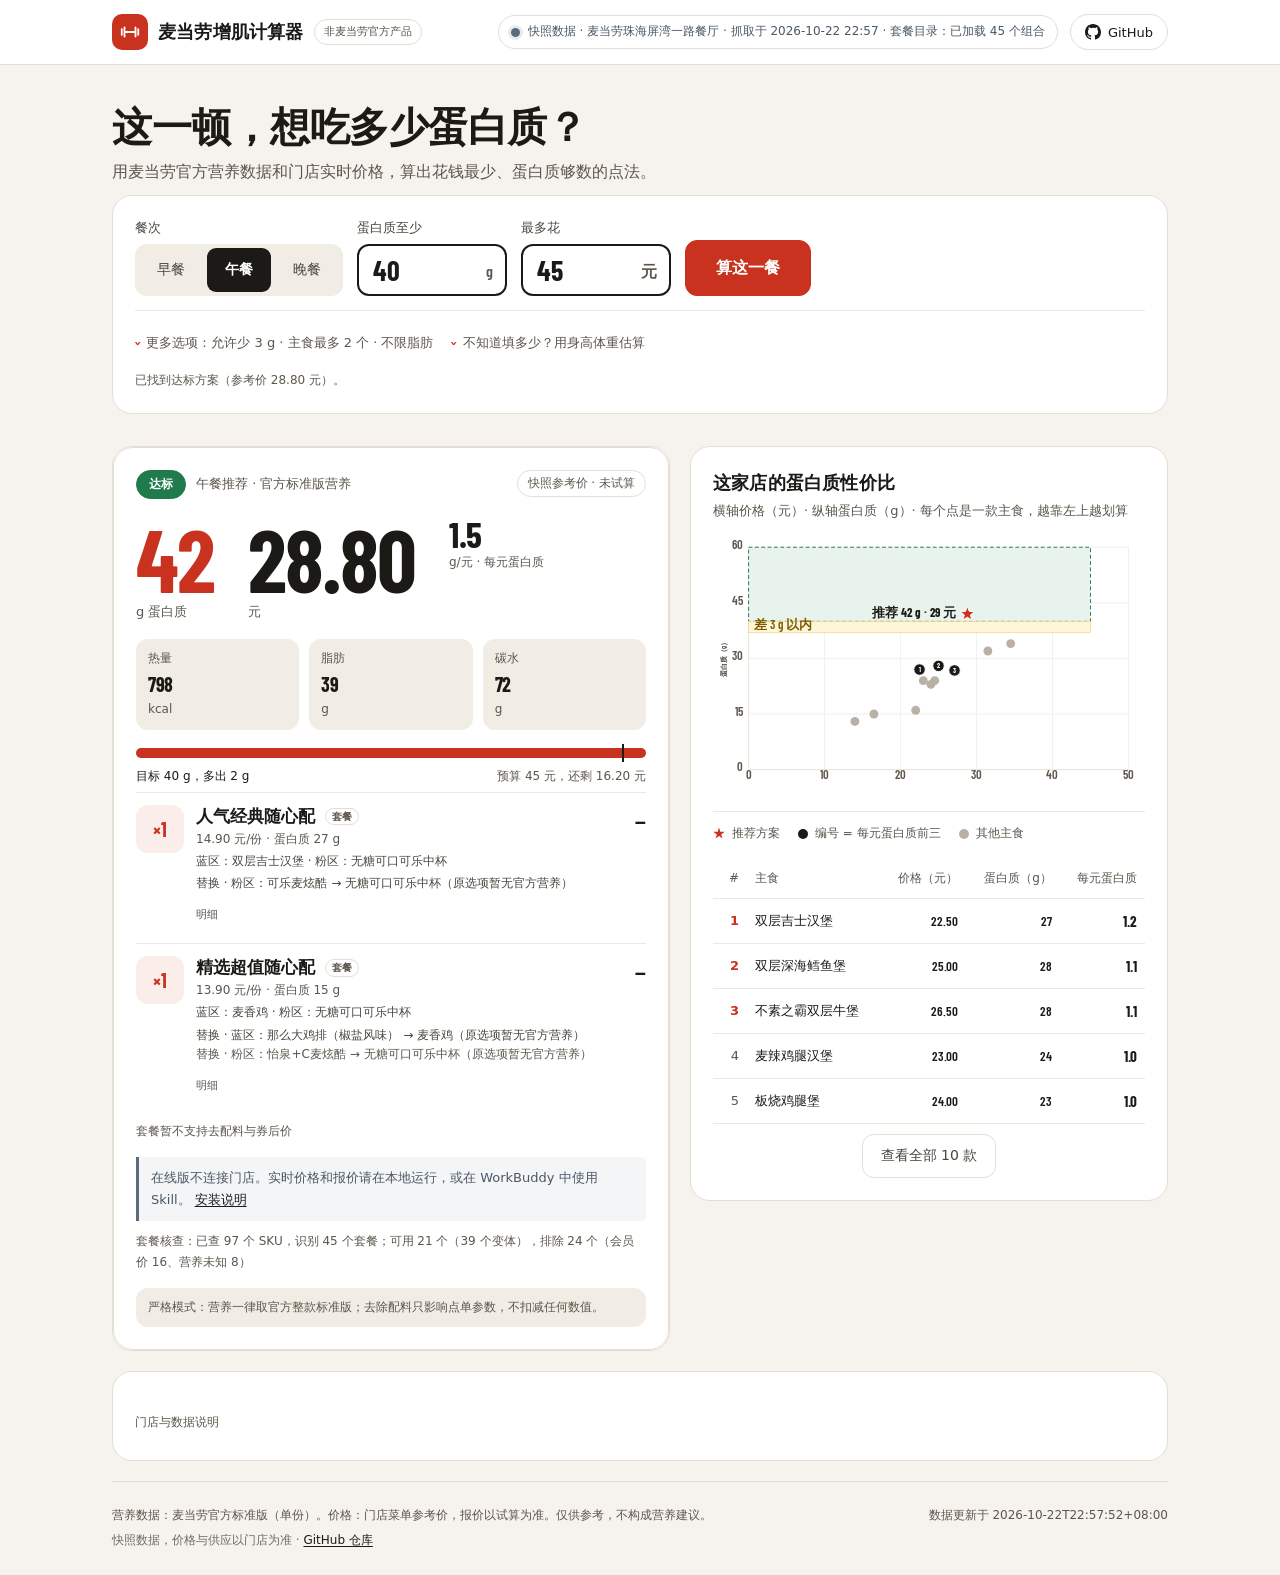
<file: docs/index.html>
<!DOCTYPE html>
<html lang="zh-CN">
<head>
<meta charset="utf-8" />
<meta name="viewport" content="width=device-width, initial-scale=1" />
<title>麦当劳增肌计算器 · 在线试玩</title>
<link rel="stylesheet" href="demo/style.css" />
<link rel="stylesheet" href="demo/demo.css" />
</head>
<body>

<!-- ============================== 页头 ============================== -->
<header class="site-head">
  <div class="head-inner">
    <div class="brand">
      <span class="brand-mark" aria-hidden="true">
        <svg viewBox="0 0 24 24" fill="none" stroke="#FFFFFF" stroke-width="2" stroke-linecap="round">
          <path d="M3 9v6M6 7v10M18 7v10M21 9v6M6 12h12" />
        </svg>
      </span>
      <span class="brand-name">麦当劳增肌计算器</span>
      <span class="brand-pill">非麦当劳官方产品</span>
    </div>
    <div class="head-right">
      <div id="data-source" class="data-source" data-source="none"></div>
      <a class="gh-btn" href="https://github.com/FanZhangnan/mcd-protein-calculator" target="_blank" rel="noopener" aria-label="GitHub 仓库"><svg viewBox="0 0 16 16" aria-hidden="true"><path fill="currentColor" d="M8 0C3.58 0 0 3.58 0 8c0 3.54 2.29 6.53 5.47 7.59.4.07.55-.17.55-.38 0-.19-.01-.82-.01-1.49-2.01.37-2.53-.49-2.69-.94-.09-.23-.48-.94-.82-1.13-.28-.15-.68-.52-.01-.53.63-.01 1.08.58 1.23.82.72 1.21 1.87.87 2.33.66.07-.52.28-.87.51-1.07-1.78-.2-3.64-.89-3.64-3.95 0-.87.31-1.59.82-2.15-.08-.2-.36-1.02.08-2.12 0 0 .67-.21 2.2.82a7.4 7.4 0 0 1 2-.27c.68 0 1.36.09 2 .27 1.53-1.04 2.2-.82 2.2-.82.44 1.1.16 1.92.08 2.12.51.56.82 1.27.82 2.15 0 3.07-1.87 3.75-3.65 3.95.29.25.54.73.54 1.48 0 1.07-.01 1.93-.01 2.2 0 .21.15.46.55.38A8.01 8.01 0 0 0 16 8c0-4.42-3.58-8-8-8Z"/></svg><span>GitHub</span></a>
    </div>
  </div>
</header>

<main class="wrap">

<!-- ============================== 标题区 ============================== -->
<section class="hero">
  <h1>这一顿，想吃多少蛋白质？</h1>
  <p class="hero-sub">用麦当劳官方营养数据和门店实时价格，算出花钱最少、蛋白质够数的点法。</p>
</section>

<!-- ============================== 输入卡 ============================== -->
<section class="panel input-card" id="input-panel">
  <div class="input-row">
    <div class="field meal">
      <span>餐次</span>
      <div class="seg" id="meal-seg" role="group" aria-label="餐次">
        <button type="button" data-meal="breakfast" aria-pressed="false">早餐</button>
        <button type="button" data-meal="lunch" aria-pressed="true">午餐</button>
        <button type="button" data-meal="dinner" aria-pressed="false">晚餐</button>
      </div>
      <select id="s_meal" class="sr-only" aria-label="餐次">
        <option value="breakfast">早餐</option>
        <option value="lunch" selected>午餐</option>
        <option value="dinner">晚餐</option>
      </select>
    </div>

    <label class="field" for="s_protein">
      蛋白质至少
      <span class="input-wrap">
        <input id="s_protein" type="number" step="1" min="1" value="40" />
        <span class="unit">g</span>
      </span>
    </label>

    <label class="field" for="s_budget">
      最多花
      <span class="input-wrap">
        <input id="s_budget" type="number" step="1" min="1" value="45" />
        <span class="unit">元</span>
      </span>
    </label>

    <button id="s-plan" class="primary">算这一餐</button>
  </div>

  <div class="input-links">
    <details id="more-options">
      <summary id="options-summary">更多选项：允许少 3 g · 主食最多 2 个 · 不限脂肪</summary>
      <div class="grid">
        <label>脂肪上限 g<input id="s_fat" type="number" step="1" placeholder="不设"></label>
        <label>热量上限 kcal<input id="s_kcal_max" type="number" step="10" placeholder="不设"></label>
        <label>热量下限 kcal<input id="s_kcal_min" type="number" step="10" placeholder="不设"></label>
        <label>主食数量上限
          <select id="s_max_mains">
            <option value="1">1 个</option>
            <option value="2" selected>2 个</option>
            <option value="3">3 个</option>
          </select>
        </label>
        <label>可接受少几克蛋白质
          <input id="s_tolerance" type="number" step="1" min="0" max="10" value="3">
        </label>
        <label class="check"><input id="s_side" type="checkbox"> 允许配菜（最多 1 份）</label>
      </div>
    </details>

    <details id="body-options">
      <summary>不知道填多少？用身高体重估算</summary>
      <div class="grid">
        <label>性别
          <select id="s_sex"><option value="male">男</option><option value="female">女</option></select>
        </label>
        <label>年龄<input id="s_age" type="number" step="1" value="22"></label>
        <label>身高 cm<input id="s_height" type="number" step="1" value="175"></label>
        <label>体重 kg<input id="s_weight" type="number" step="0.5" value="70"></label>
        <label>每天餐数<input id="s_meals" type="number" step="1" value="3"></label>
        <label>目标
          <select id="s_goal">
            <option value="muscle" selected>增肌</option>
            <option value="maintain">维持</option>
          </select>
        </label>
        <label>每周训练次数
          <select id="s_activity">
            <option value="1.2">0 次（久坐）</option>
            <option value="1.375" selected>1–2 次（轻度）</option>
            <option value="1.55">3–4 次（中度）</option>
            <option value="1.725">5 次以上（高强度）</option>
          </select>
        </label>
      </div>
      <div class="row"><button id="s-calc" class="ghost">填入建议值</button></div>
      <div id="s-calc-note" class="status"></div>
      <div id="s-cap-hint" class="cap-hint"></div>
      <div class="sub">蛋白质按 2.0 g/kg（增肌）或 1.6 g/kg（维持）除以每天餐数；热量用 Mifflin-St Jeor 算 BMR，乘活动系数得 TDEE，增肌加 300 kcal，只作参考显示，不预填为约束。</div>
    </details>
  </div>

  <div id="s-status" class="status"></div>
</section>

<!-- ============================== 两栏 ============================== -->
<div class="layout">
  <!-- 左：结果卡 -->
  <div class="col-left">
    <section class="panel flush" id="s-result-panel" hidden>
      <div id="s-result"></div>
    </section>
  </div>

  <!-- 右：性价比图 + 排行 -->
  <div class="col-right">
    <section class="panel chart-panel" id="chart-panel">
      <div class="chart-head">
        <h2>这家店的蛋白质性价比</h2>
        <p class="chart-sub">横轴价格（元）· 纵轴蛋白质（g）· 每个点是一款主食，越靠左上越划算</p>
      </div>
      <div class="chart-wrap">
        <svg id="chart" viewBox="0 0 680 420" role="img" aria-label="价格与蛋白质散点图"></svg>
        <div id="chart-tip" class="chart-tip" hidden></div>
      </div>
      <div class="chart-legend">
        <span><i class="star"></i>推荐方案</span>
        <span><i class="dot num"></i>编号 = 每元蛋白质前三</span>
        <span><i class="dot gray"></i>其他主食</span>
      </div>
      <div class="star-legend" id="star-legend">
        <div class="sl-cell sl-rec">
          <span class="sl-title">推荐方案</span>
          <span class="sl-val" id="sl-rec">—</span>
        </div>
        <div class="sl-cell sl-save">
          <span class="sl-title">省钱选项</span>
          <span class="sl-val" id="sl-save">—</span>
        </div>
      </div>

      <table id="rank-table" class="rank"></table>
      <div id="rank-cards" class="rank-cards"></div>
      <div class="row rank-more"><button id="rank-toggle" class="ghost" hidden>查看全部 10 款</button></div>
    </section>
  </div>
</div>

<!-- ============================== 门店与数据 ============================== -->
<div class="full">
  <section class="panel" id="data-panel">
    <details>
      <summary>门店与数据说明</summary>
      <div id="meta" class="meta">加载中…</div>
      <div id="unknown" class="unknown"></div>
      <div class="grid">
        <label>日期<input id="date" type="date"></label>
        <label>门店代码<input id="store_code" type="text"></label>
        <label>早餐时间<input id="t_breakfast" type="time"></label>
        <label>午餐时间<input id="t_lunch" type="time"></label>
        <label>晚餐时间<input id="t_dinner" type="time"></label>
      </div>
      <div class="row">
        <button id="btn-save" class="ghost">保存门店与时段</button>
        <button id="btn-refresh" class="ghost">刷新真实菜单（MCP）</button>
      </div>
      <div id="status" class="status"></div>
    </details>
  </section>
</div>

<!-- ============================== 页脚 ============================== -->
<footer class="site-foot">
  <div class="left">营养数据：麦当劳官方标准版（单份）。价格：门店菜单参考价，报价以试算为准。仅供参考，不构成营养建议。
    <span class="brand-pill foot-pill">非麦当劳官方产品</span>
    <div class="demo-note">快照数据，价格与供应以门店为准 · <a href="https://github.com/FanZhangnan/mcd-protein-calculator" target="_blank" rel="noopener">GitHub 仓库</a></div>
  </div>
  <div class="right" id="foot-update">数据更新于 — · 非麦当劳官方产品</div>
</footer>

</main>

<script src="demo/snapshot-shim.js"></script>
<script src="demo/solver.js"></script>
<script src="demo/app.js"></script>
</body>
</html>
</file>
<file: docs/demo/style.css>
@font-face{
  font-family:"Barlow Condensed";
  font-style:normal;
  font-weight:600;
  font-display:swap;
  src:url("fonts/barlow-condensed-latin-600-normal.woff2") format("woff2");
}
@font-face{
  font-family:"Barlow Condensed";
  font-style:normal;
  font-weight:700;
  font-display:swap;
  src:url("fonts/barlow-condensed-latin-700-normal.woff2") format("woff2");
}

/* ============================================================ design tokens */
:root{
  /* surfaces */
  --bg:#F6F3EE;
  --card:#FFFFFF;
  --line:#E4DED4;
  --divider:#EEE8DF;
  --block:#F1ECE4;
  --radius:20px;
  --radius-sm:18px;

  /* text */
  --ink:#1B1A17;
  --muted:#5C564C;
  --label:#4A453D;

  /* brand */
  --brand:#C8321E;
  --brand-hover:#9E2414;
  --brand-soft:#FBEDE9;

  /* status */
  --ok:#1F7A4D;
  --ok-soft:#E7F3EC;
  --save-bg:#FFF6D9;
  --save-line:#F2D27A;
  --save-ink:#7A5A00;
  --star:#E0A500;
  --amber-bg:#FFE3C2;
  --amber-ink:#7A3E00;
  --amber:#E08A1E;

  /* chart */
  --dot-gray:#B9B1A5;
  --grid:#EEE8DF;

  /* fonts */
  --font-cn:"PingFang SC","Hiragino Sans GB","Noto Sans SC","Microsoft YaHei",system-ui,sans-serif;
  --font-num:"Barlow Condensed","PingFang SC","Hiragino Sans GB","Noto Sans SC","Microsoft YaHei",system-ui,sans-serif;

  --tap:44px;
}

*{box-sizing:border-box}
html,body{margin:0;padding:0}
body{
  background:var(--bg);
  color:var(--ink);
  font-family:var(--font-cn);
  font-size:14px;
  line-height:1.6;
  -webkit-font-smoothing:antialiased;
}
a{color:var(--brand);text-decoration:none}
a:hover{color:var(--brand-hover)}
h2{font-size:18px;font-weight:900;margin:0 0 4px;letter-spacing:.2px}
.mono{font-family:var(--font-num);font-weight:600}
.sr-only{position:absolute;width:1px;height:1px;padding:0;margin:-1px;overflow:hidden;
  clip:rect(0 0 0 0);white-space:nowrap;border:0}
.sub{font-size:12px;color:var(--muted)}
.err{color:var(--brand)}
.num{font-family:var(--font-num);font-weight:700}

/* ================================================================== header */
.site-head{
  background:var(--card);
  border-bottom:1px solid var(--line);
  padding:14px 0;
}
.head-inner{
  max-width:1120px;margin:0 auto;padding:0 32px;
  display:flex;align-items:center;justify-content:space-between;gap:16px;flex-wrap:wrap;
}
.brand{display:flex;align-items:center;gap:10px;min-width:0}
.brand-mark{
  width:36px;height:36px;border-radius:10px;background:var(--brand);
  display:flex;align-items:center;justify-content:center;flex:none;
}
.brand-mark svg{width:22px;height:22px;display:block}
.brand-name{font-size:18px;font-weight:900;letter-spacing:.2px;white-space:nowrap}
.brand-pill{
  font-size:11px;color:var(--muted);border:1px solid var(--line);
  border-radius:999px;padding:3px 9px;white-space:nowrap;background:var(--card);
}
.head-right{display:flex;align-items:center;gap:12px;flex-wrap:wrap}
.switch-store{
  font-size:13px;color:var(--muted);min-height:var(--tap);display:inline-flex;
  align-items:center;padding:0 2px;border-bottom:1px solid var(--divider);
}
.switch-store:hover{color:var(--brand)}
.gh-btn{
  display:inline-flex;align-items:center;gap:7px;height:36px;padding:0 14px;
  border:1px solid var(--line);border-radius:999px;background:var(--card);
  color:var(--ink);font-size:13px;font-weight:500;line-height:1;text-decoration:none;
}
.gh-btn:hover{border-color:var(--ink);color:var(--ink)}
.gh-btn svg{width:16px;height:16px;display:block}
.foot-pill{display:none}

/* data source badge (逻辑在 app.js，这里只做样式) */
.data-source{
  display:inline-flex;align-items:center;gap:8px;font-size:12px;
  padding:6px 12px;border:1px solid var(--line);border-radius:999px;
  background:var(--card);white-space:nowrap;max-width:100%;color:var(--muted);
  overflow:hidden;
}
.data-source .src-dot{width:9px;height:9px;border-radius:50%;flex:none;background:var(--dot-gray)}
.data-source .src-dot.src-live{background:var(--ok)}
.data-source .src-dot.src-cache{background:var(--dot-gray)}
.data-source .src-dot.src-offline{background:var(--amber)}
.data-source .src-text{overflow:hidden;text-overflow:ellipsis;min-width:0;white-space:nowrap}
.data-source[data-source="live"]{border-color:var(--ok);background:var(--ok-soft);color:var(--ok)}
.data-source[data-source="cache"]{border-color:var(--line);background:var(--card);color:var(--muted)}
.data-source[data-source="offline"]{border-color:var(--amber);background:var(--amber-bg);color:var(--amber-ink)}

/* 页头以下所有内容共用一个容器，左右边缘对齐 */
.wrap{max-width:1120px;margin:0 auto;padding:0 32px}

/* ==================================================================== hero */
.hero{padding:38px 0 10px}
.hero h1{font-size:40px;line-height:1.2;font-weight:900;margin:0 0 8px;letter-spacing:-.5px}
.hero-sub{font-size:16px;color:var(--muted);margin:0;max-width:720px}

/* ================================================================== panels */
.layout{
  padding:12px 0 0;
  display:flex;flex-wrap:wrap;gap:20px;align-items:flex-start;
}
.col-left{flex:1 1 520px;min-width:0}
.col-right{flex:1 1 440px;min-width:0}
.panel{
  background:var(--card);border:1px solid var(--line);border-radius:var(--radius);
  padding:22px;margin-bottom:20px;
}
.panel.flush{padding:0;overflow:hidden}
.full{padding:0}

/* ================================================================== inputs */
.input-card{margin-bottom:20px}
.input-row{display:flex;gap:14px;align-items:flex-end;flex-wrap:wrap}
.field{display:flex;flex-direction:column;gap:6px;font-size:13px;color:var(--label);font-weight:500}
.input-wrap{position:relative;display:flex;align-items:center}
.input-wrap input{
  width:150px;height:52px;border:2px solid var(--ink);border-radius:12px;
  background:var(--card);color:var(--ink);
  font-family:var(--font-num);font-weight:700;font-size:28px;
  padding:0 46px 0 14px;text-align:left;
}
.input-wrap input:focus{outline:none;border-color:var(--brand)}
.input-wrap .unit{
  position:absolute;right:14px;font-family:var(--font-num);font-weight:600;
  font-size:16px;color:var(--muted);pointer-events:none;
}
.seg{display:inline-flex;background:var(--block);border-radius:12px;padding:4px;gap:4px}
.seg button{
  min-height:var(--tap);min-width:64px;border:0;background:transparent;color:var(--label);
  border-radius:9px;font-family:var(--font-cn);font-size:14px;font-weight:500;cursor:pointer;
  padding:0 14px;white-space:nowrap;
}
.seg button[aria-pressed="true"]{background:var(--ink);color:var(--card);font-weight:700}
button{
  min-height:var(--tap);border-radius:12px;border:1px solid var(--line);cursor:pointer;
  font-family:var(--font-cn);font-size:14px;background:var(--card);color:var(--ink);padding:0 18px;
}
button:hover{border-color:var(--muted)}
button.primary{
  height:56px;background:var(--brand);border-color:var(--brand);color:var(--card);
  font-weight:700;padding:0 30px;font-size:16px;
}
button.primary:hover{background:var(--brand-hover);border-color:var(--brand-hover)}
button.black{background:var(--ink);border-color:var(--ink);color:var(--card);font-weight:700}
button.black:hover{background:#000;border-color:#000}
button.outline{background:var(--card);border-color:var(--ink);color:var(--ink);font-weight:700}
button.ghost{background:var(--card);color:var(--label)}
button.tiny{min-height:var(--tap);padding:0 16px;font-size:13px;border-radius:10px}
button:disabled{opacity:.5;cursor:not-allowed}
.status{margin-top:6px;font-size:12px;color:var(--muted);white-space:pre-wrap}
.status:empty{display:none}
.cap-hint{
  margin-top:10px;font-size:12px;color:var(--ok);background:var(--ok-soft);
  border:1px solid var(--ok);border-radius:10px;padding:8px 11px;
}
.cap-hint:empty{display:none}

/* 更多选项摘要行 */
.input-links{
  margin-top:14px;display:flex;gap:2px 18px;flex-wrap:wrap;align-items:center;
  border-top:1px solid var(--divider);padding-top:10px;
}
.input-links details{margin-top:0}
.input-links summary{
  cursor:pointer;font-size:13px;color:var(--muted);list-style:none;
  min-height:var(--tap);display:inline-flex;align-items:center;gap:6px;
}
.input-links summary::-webkit-details-marker{display:none}
.input-links summary::before{content:"›";color:var(--brand);font-weight:700;transform:rotate(90deg)}
.input-links summary:hover{color:var(--ink)}
.linkish{
  border:0;background:none;padding:0;color:var(--brand);font-size:13px;min-height:var(--tap);
  display:inline-flex;align-items:center;border-bottom:1px solid var(--divider);
}
.linkish:hover{color:var(--brand-hover)}

details{margin-top:12px}
summary{cursor:pointer;font-size:12px;color:var(--muted);min-height:32px;display:inline-flex;align-items:center}
.grid{display:grid;grid-template-columns:repeat(auto-fill,minmax(150px,1fr));gap:10px;margin-top:10px}
label{display:flex;flex-direction:column;gap:4px;font-size:12px;color:var(--muted)}
input,select{
  padding:9px 10px;border:1px solid var(--line);border-radius:10px;font-size:14px;
  font-family:var(--font-cn);color:var(--ink);background:var(--card);width:100%;min-height:var(--tap);
}
input:focus,select:focus{outline:none;border-color:var(--brand)}
.row{display:flex;gap:10px;flex-wrap:wrap;margin-top:12px}
label.check{flex-direction:row;align-items:center;gap:8px;font-size:13px;color:var(--ink)}
label.check input{width:auto;min-height:auto}

/* ============================================================== result card */
.single-card{border:1px solid var(--line);border-radius:var(--radius);padding:22px;background:var(--card)}
.single-head{
  display:flex;justify-content:space-between;align-items:flex-start;gap:16px;flex-wrap:wrap;
}
.head-left{display:flex;align-items:center;gap:10px;flex-wrap:wrap}
.card-sub{font-size:13px;color:var(--muted)}
.price-side{display:flex;align-items:center;gap:8px;flex-wrap:wrap}
.price-time{font-size:12px;color:var(--muted);white-space:nowrap}
.price-tag{
  font-size:12px;border:1px solid var(--line);border-radius:999px;padding:3px 10px;
  color:var(--muted);white-space:nowrap;
}
.price-tag.quoted{border-color:var(--ok);background:var(--ok-soft);color:var(--ok)}

.badge{
  display:inline-flex;align-items:center;font-size:12px;font-weight:700;
  padding:4px 12px;border-radius:999px;border:1px solid var(--line);
}
.badge.official{background:var(--ok);border-color:var(--ok);color:var(--card)}
.badge.near{background:var(--save-bg);border-color:var(--save-line);color:var(--save-ink)}
.badge.cap{background:var(--amber-bg);border-color:var(--amber);color:var(--amber-ink)}
.badge.alias{background:var(--block);color:var(--label)}
.badge.unknown{background:var(--block);color:var(--label)}

.metrics{display:flex;gap:34px;flex-wrap:wrap;margin:18px 0 4px}
.metric{display:flex;flex-direction:column;gap:2px}
.metric-num{
  font-family:var(--font-num);font-weight:700;font-size:88px;line-height:.95;
  letter-spacing:-2px;color:var(--brand);
}
.metric.price .metric-num{color:var(--ink)}
.metrics.cap .metric.protein .metric-num{color:var(--ink)}
.metric.cap .metric-num{color:var(--ink)}
.metric-unit{font-size:13px;color:var(--muted)}
.metric.ppy .metric-num{font-size:36px;color:var(--ink);letter-spacing:-.5px}
.metric.ppy .metric-unit{font-size:12px}

/* progress */
.progress-wrap{margin:18px 0 6px}
.progress{
  position:relative;height:10px;border-radius:999px;background:var(--block);overflow:visible;
}
.progress .fill{position:absolute;left:0;top:0;bottom:0;border-radius:999px;background:var(--brand)}
.progress.cap .fill{background:var(--amber)}
.progress .mark{position:absolute;top:-4px;width:2px;height:18px;background:var(--ink)}
.progress-foot{
  display:flex;justify-content:space-between;gap:14px;margin-top:9px;
  font-size:12px;color:var(--muted);flex-wrap:wrap;
}
.progress-foot .left{color:var(--ink)}

/* macro blocks */
.blocks{display:grid;grid-template-columns:repeat(3,1fr);gap:10px;margin:16px 0 4px}
.block{background:var(--block);border-radius:12px;padding:10px 12px}
.block .b-label{font-size:12px;color:var(--muted)}
.block .b-value{font-family:var(--font-num);font-weight:700;font-size:20px;letter-spacing:-.4px}
.block.ppy-block{display:none}

/* items */
.item{
  display:flex;gap:12px;align-items:flex-start;padding:12px 0;border-top:1px solid var(--divider);
}
.item:first-of-type{border-top:none}
.item .qty{
  width:48px;height:48px;flex:none;border-radius:12px;background:var(--brand-soft);
  color:var(--brand);font-family:var(--font-num);font-weight:700;font-size:20px;
  display:flex;align-items:center;justify-content:center;
}
.item-main{flex:1 1 auto;min-width:0}
.item-name{font-size:17px;font-weight:700;line-height:1.35}
.item-sub{font-size:12px;color:var(--muted);margin-top:2px}
.item-total{
  flex:none;font-family:var(--font-num);font-weight:700;font-size:18px;white-space:nowrap;padding-top:2px;
}
.item-detail{flex-basis:100%;margin-top:6px}
.item-detail summary{font-size:11px}
.strict-note{font-size:11px;color:var(--amber-ink);background:var(--amber-bg);
  border:1px solid var(--amber);border-radius:8px;padding:5px 8px;margin:5px 0}

/* saver */
.saver-row{
  margin-top:14px;display:flex;align-items:center;justify-content:space-between;gap:14px;
  flex-wrap:wrap;background:var(--save-bg);border:1px solid var(--save-line);
  border-radius:14px;padding:12px 14px;
}
.saver-title{font-size:13px;font-weight:700;color:var(--save-ink);margin-bottom:2px}
.saver-body{font-size:13px;color:var(--save-ink)}
.saver-body b{font-weight:700}

/* 预算内最多：加预算 / 放宽脂肪 卡片（黑框，不用红色） */
.under-card{
  margin-top:14px;border:1px solid var(--ink);border-radius:14px;padding:13px 15px;
  display:flex;align-items:center;justify-content:space-between;gap:14px;flex-wrap:wrap;
  background:var(--card);
}
.under-card + .under-card{margin-top:10px}
.under-text{font-size:13px;color:var(--ink)}
.under-text b{font-weight:700}
.under-note{
  margin-top:10px;background:var(--block);border-radius:12px;padding:10px 12px;
  font-size:12px;color:var(--muted);
}
.under-note b{color:var(--ink);font-weight:700}

/* actions */
.quote-row{display:flex;align-items:center;gap:12px;flex-wrap:wrap;margin-top:16px}
.quote-row .sub{flex:1 1 240px}
.sugg-box{margin-top:0;border-top:0;padding-top:0;flex:0 1 auto}
.sugg-box > summary{
  list-style:none;display:inline-flex;align-items:center;min-height:var(--tap);
  border:1px solid var(--ink);border-radius:12px;padding:0 18px;color:var(--ink);font-weight:700;font-size:13px;
  cursor:pointer;
}
.sugg-box > summary::-webkit-details-marker{display:none}
.sugg-list{display:flex;flex-direction:column;gap:8px;margin-top:10px;font-size:13px}
label.sugg{flex-direction:row;align-items:flex-start;gap:8px;font-size:13px;color:var(--ink)}
label.sugg input{width:auto;min-height:auto;margin-top:4px}
.muscle-warn{display:block;font-size:11px;color:var(--brand);margin-top:2px}
.upgrade-box{margin-top:14px;border-top:1px solid var(--divider);padding-top:12px}
.upgrade{margin-top:10px;border:1px solid var(--ok);background:var(--ok-soft);
  border-radius:12px;padding:11px 13px;font-size:12px;color:var(--ink)}
.upgrade.over{background:var(--block);border-color:var(--line);color:var(--muted)}
.up-head{display:flex;justify-content:space-between;gap:8px;flex-wrap:wrap;align-items:baseline}
.fit{font-size:11px;border-radius:999px;padding:2px 9px;white-space:nowrap}
.fit.ok{background:var(--ok);color:var(--card)}
.fit.over{background:var(--block);color:var(--muted)}
.strict-foot{
  margin-top:16px;background:var(--block);border-radius:12px;padding:10px 12px;
  font-size:12px;color:var(--muted);
}

/* ==================================================================== chart */
.chart-panel{padding:22px}
.chart-head{margin-bottom:10px}
.chart-sub{font-size:13px;color:var(--muted);margin:0 0 8px}
.chart-wrap{position:relative}
#chart{width:100%;height:auto;display:block;max-width:680px;margin:0 auto}
#chart .grid{stroke:var(--grid);stroke-width:1}
#chart .axis{stroke:var(--line);stroke-width:1}
#chart .tick{fill:var(--muted);font-family:var(--font-num);font-weight:600;font-size:var(--chart-fs,14px)}
#chart .axis-label{fill:var(--label);font-family:var(--font-num);font-weight:600;font-size:11px}
#chart .region{fill:var(--ok-soft);stroke:var(--ok);stroke-width:1.5;stroke-dasharray:6 4}
#chart .band{fill:var(--save-bg);stroke:var(--save-line);stroke-width:1}
#chart .band-label{fill:var(--save-ink);font-family:var(--font-num);font-weight:600;font-size:var(--chart-fs,13px)}
#chart .dot{fill:var(--dot-gray)}
#chart .dot.hot{fill:var(--ink);stroke:var(--card);stroke-width:1.5}
#chart .dot-num{fill:var(--card);font-family:var(--font-num);font-weight:700;font-size:11px;text-anchor:middle}
#chart .rec-marker{fill:var(--brand);stroke:var(--card);stroke-width:1.5}
#chart .saver-marker{fill:var(--star);stroke:var(--card);stroke-width:1.5}
#chart .star-label{fill:var(--ink);font-family:var(--font-num);font-weight:700;font-size:var(--chart-fs,14px)}
#chart .star-label.saver{fill:var(--save-ink)}
.chart-tip{
  position:absolute;pointer-events:none;background:var(--ink);color:var(--card);
  font-size:12px;line-height:1.55;padding:8px 10px;border-radius:10px;max-width:230px;z-index:5;
}
.chart-legend{
  display:flex;gap:18px;flex-wrap:wrap;font-size:12px;color:var(--muted);
  margin-top:12px;padding-top:12px;border-top:1px solid var(--divider);
}
.chart-legend span{display:inline-flex;align-items:center;gap:7px}
.chart-legend i{display:inline-block}
.chart-legend i.dot{width:10px;height:10px;border-radius:50%}
.chart-legend i.dot.num{background:var(--ink)}
.chart-legend i.dot.gray{background:var(--dot-gray)}
.chart-legend i.star{
  width:12px;height:12px;background:var(--brand);
  clip-path:polygon(50% 0,61% 35%,98% 35%,68% 57%,79% 91%,50% 70%,21% 91%,32% 57%,2% 35%,39% 35%);
}
.chart-legend i.star.saver{background:var(--star)}
.star-legend{
  display:none;grid-template-columns:1fr 1fr;gap:10px;margin-top:12px;
}
.star-legend .sl-cell{border:1px solid var(--line);border-radius:12px;padding:9px 11px;font-size:12px}
.star-legend .sl-title{font-weight:700;display:block}
.star-legend .sl-rec .sl-title{color:var(--brand)}
.star-legend .sl-save .sl-title{color:var(--save-ink)}
.star-legend .sl-val{font-family:var(--font-num);font-weight:700;font-size:16px;color:var(--ink)}

/* ==================================================================== rank */
.rank{width:100%;border-collapse:collapse;font-size:13px;margin-top:16px}
.rank th,.rank td{padding:10px 8px;border-bottom:1px solid var(--divider);text-align:right;white-space:nowrap}
.rank th{color:var(--muted);font-weight:500;font-size:12px}
.rank th:first-child,.rank td:first-child{text-align:right;width:34px;color:var(--muted)}
.rank th.name,.rank td.name{text-align:left;width:auto}
.rank td.num,.rank th.num{font-family:var(--font-num);font-weight:600}
.rank td.ppy{font-weight:700;font-family:var(--font-num);font-size:15px}
.rank tr.hot td:first-child{color:var(--brand);font-weight:700}
.rank tr.in-plan td{font-weight:700}
.rank-more{justify-content:center;margin-top:10px}
.rank-cards{display:none}

/* ============================================================== data panel */
.meta{font-size:13px;color:var(--muted);line-height:1.8}
.meta-row{margin:2px 0}
.meta-row b{color:var(--ink);margin-right:8px;font-weight:700}
.unknown-box{margin-top:10px}
.unknown-box summary{cursor:pointer;font-size:12px;color:var(--muted)}
.unknown-table{width:100%;border-collapse:collapse;font-size:12px;margin-top:6px}
.unknown-table th,.unknown-table td{padding:6px 8px;border-bottom:1px solid var(--divider);
  text-align:left;vertical-align:top}

/* =================================================================== footer */
.site-foot{
  padding:24px 0;display:flex;gap:16px;justify-content:space-between;
  flex-wrap:wrap;font-size:12px;color:var(--muted);border-top:1px solid var(--line);
}
.site-foot .right{text-align:right}

/* ================================================================== mobile */
@media (max-width:600px){
  .site-head{padding:12px 0}
  .head-inner{padding:0 16px;gap:8px}
  .brand{width:100%;justify-content:flex-start}
  .brand-name{font-size:16px}
  .brand-pill{font-size:10px}
  .head-right{width:100%;justify-content:space-between;gap:8px}
  .data-source{max-width:calc(100% - 64px)}
  .wrap{padding:0 16px}
  .hero{padding:22px 0 6px}
  .hero h1{font-size:28px;line-height:1.25}
  .hero-sub{font-size:14px}
  .layout{padding:8px 0 0;gap:14px}
  .full{padding:0}
  .panel{padding:16px;border-radius:var(--radius-sm);margin-bottom:14px}
  .input-row{gap:10px}
  /* 餐次分段单独占满一行，两个输入并排，按钮整行 */
  .field.meal{flex:1 1 100%}
  .seg{width:100%}
  .seg button{flex:1 1 0;min-width:0;white-space:nowrap}
  .field{flex:1 1 0;min-width:0}
  .input-wrap input{width:100%;font-size:26px;padding:0 38px 0 12px}
  .input-row .primary{width:100%;flex:1 1 100%}
  .input-links{flex-direction:column;align-items:stretch;gap:0}
  .metrics{gap:18px;margin:14px 0 2px}
  .metric-num{font-size:64px;letter-spacing:-1.5px}
  .metric.ppy .metric-num{font-size:30px}
  .blocks{grid-template-columns:1fr 1fr}
  .block.ppy-block{display:block}
  .metric.ppy{display:none}
  .item .qty{width:44px;height:44px;font-size:18px}
  .item-name{font-size:16px}
  .saver-row button{width:100%}
  .under-card button{width:100%}
  .chart-panel{padding:16px}
  #chart .tick{font-size:13px}
  #chart .axis-label{display:none}
  #chart .star-label{display:none}
  .chart-legend{display:none}
  .star-legend{display:grid}
  #rank-table{display:none}
  .rank-cards{display:flex;flex-direction:column;gap:10px;margin-top:14px}
  .rank-card{
    display:flex;align-items:center;gap:12px;border:1px solid var(--line);
    border-radius:14px;padding:11px 13px;background:var(--card);
  }
  .rank-card.in-plan{border-color:var(--ink)}
  .rc-idx{font-family:var(--font-num);font-weight:700;font-size:22px;width:26px;flex:none;color:var(--muted)}
  .rc-main{flex:1 1 auto;min-width:0}
  .rc-name{font-size:14px;font-weight:700}
  .rc-meta{font-size:12px;color:var(--muted)}
  .rc-ppy{font-family:var(--font-num);font-weight:700;font-size:16px;white-space:nowrap}
  .site-foot{padding:18px 0;flex-direction:column;gap:6px}
  .site-foot .right{text-align:left}
  /* 页头：GitHub 按钮固定在右上，非官方胶囊移到页脚 */
  .site-head .brand-pill{display:none}
  /* 第一行：品牌 + GitHub；数据徽标换到第二行整行 */
  .head-inner{gap:8px 10px;flex-wrap:wrap}
  .head-right{display:contents}
  .brand{order:1;flex:1 1 0;min-width:0}
  .gh-btn{order:2;height:32px;padding:0 10px;font-size:12px;gap:5px}
  .gh-btn svg{width:14px;height:14px}
  .data-source{order:3;flex:1 1 100%;max-width:none;font-size:11px;padding:5px 9px;margin-top:2px}
  .foot-pill{display:inline-flex;align-self:flex-start;margin-bottom:4px}
  .sub{font-size:12px}
}

/* ---------- 券后价（门店试算，不领券） ---------- */
.coupon-line {
  margin: 10px 0 2px;
  padding: 9px 12px;
  border-left: 3px solid #1a1a1a;
  background: #f7f7f5;
  font-size: 13px;
  line-height: 1.75;
  color: #1f1f1f;
}
.coupon-line.slim { background: transparent; }
.coupon-line.muted {
  border-left-color: #d8d8d4;
  background: transparent;
  color: #7a7a76;
}
.coupon-line s { color: #8d8d88; }
.coupon-note {
  display: block;
  margin-top: 2px;
  font-size: 12px;
  color: #7a7a76;
}

/* ---------- 券后价（门店试算，不领券） ---------- */
.coupon-line {
  margin: 10px 0 2px;
  padding: 9px 12px;
  border-left: 3px solid #1a1a1a;
  background: #f7f7f5;
  font-size: 13px;
  line-height: 1.75;
  color: #1f1f1f;
}
.coupon-line.slim { background: transparent; }
.coupon-line.muted {
  border-left-color: #d8d8d4;
  background: transparent;
  color: #7a7a76;
}
.coupon-line s { color: #8d8d88; }
.coupon-note {
  display: block;
  margin-top: 2px;
  font-size: 12px;
  color: #7a7a76;
}

/* 编号点错开时连回真实位置 */
#chart .dot-link{stroke:var(--muted);stroke-width:1;stroke-dasharray:2 2}

/* ---------- 套餐（各轮官方营养相加，价格按真实试算） ---------- */
.combo-tag {
  display: inline-block;
  margin-left: 4px;
  padding: 1px 6px;
  border: 1px solid var(--line);
  border-radius: 999px;
  font-size: 10px;
  font-weight: 600;
  color: var(--muted);
  vertical-align: 2px;
}
.combo-parts {
  margin-top: 3px;
  font-size: 12px;
  line-height: 1.6;
  color: var(--label);
}
.combo-replace {
  margin-top: 3px;
  font-size: 12px;
  line-height: 1.6;
  color: var(--muted);
}
.combo-replace::first-line {
  color: var(--label);
}
.unavailable-list {
  margin: 6px 0 0 18px;
  padding: 0;
  font-size: 12px;
  line-height: 1.7;
  color: var(--muted);
}
.unavailable-list li {
  margin: 2px 0;
}
.combo-note {
  margin: 8px 0 2px;
  font-size: 12px;
  color: var(--muted);
}
.combo-audit {
  margin-top: 10px;
  font-size: 12px;
  color: var(--muted);
}
.combo-audit summary {
  cursor: pointer;
  line-height: 1.7;
}
.combo-audit ul {
  margin: 6px 0 0;
  padding-left: 18px;
  line-height: 1.7;
}

.combo-note.warn {
  padding: 8px 10px;
  border: 1px solid var(--line);
  border-radius: 8px;
  background: #fdf6e9;
  color: #7a5a1f;
}
.combo-note code {
  font-family: var(--font-num);
  font-size: 12px;
}
</file>
<file: docs/demo/demo.css>
/* GitHub Pages demo overrides. The layout itself comes from style.css
   (a byte-for-byte copy of web/style.css) — only snapshot-specific bits live here. */

/* 快照徽标：蓝灰，和 live 绿 / cache 灰 / offline 橙区分开 */
.data-source[data-source="snapshot"] .src-dot,
.src-dot.src-snapshot {
  background: #5b6b7c;
  box-shadow: 0 0 0 3px rgba(91, 107, 124, 0.14);
}
.data-source[data-source="snapshot"] .src-text {
  color: #4a5866;
}

/* 在线版不连接门店：报价按钮换成说明 */
.quote-note {
  flex: 1 1 100%;
  padding: 10px 12px;
  border-left: 3px solid #5b6b7c;
  background: #f3f5f7;
  color: #4a5866;
  font-size: 13px;
  line-height: 1.7;
  border-radius: 0 6px 6px 0;
}
.quote-note a {
  margin-left: 4px;
  color: #1a1a1a;
  text-decoration: underline;
  text-underline-offset: 2px;
}

/* 可去配料只展示名称，不可勾选 */
.sugg-static {
  display: flex;
  gap: 8px;
  padding: 6px 0;
  color: #333;
  font-size: 14px;
}
.sugg-static::before {
  content: "·";
  color: #999;
}

/* 门店设置在本页不可用（快照是固定的），只保留数据说明 */
#data-panel .grid,
#data-panel .row {
  display: none;
}

.site-foot .demo-note {
  margin-top: 6px;
  font-size: 12px;
  color: #6b6b6b;
}
.site-foot .demo-note a {
  color: #1a1a1a;
  text-decoration: underline;
  text-underline-offset: 2px;
}
</file>
